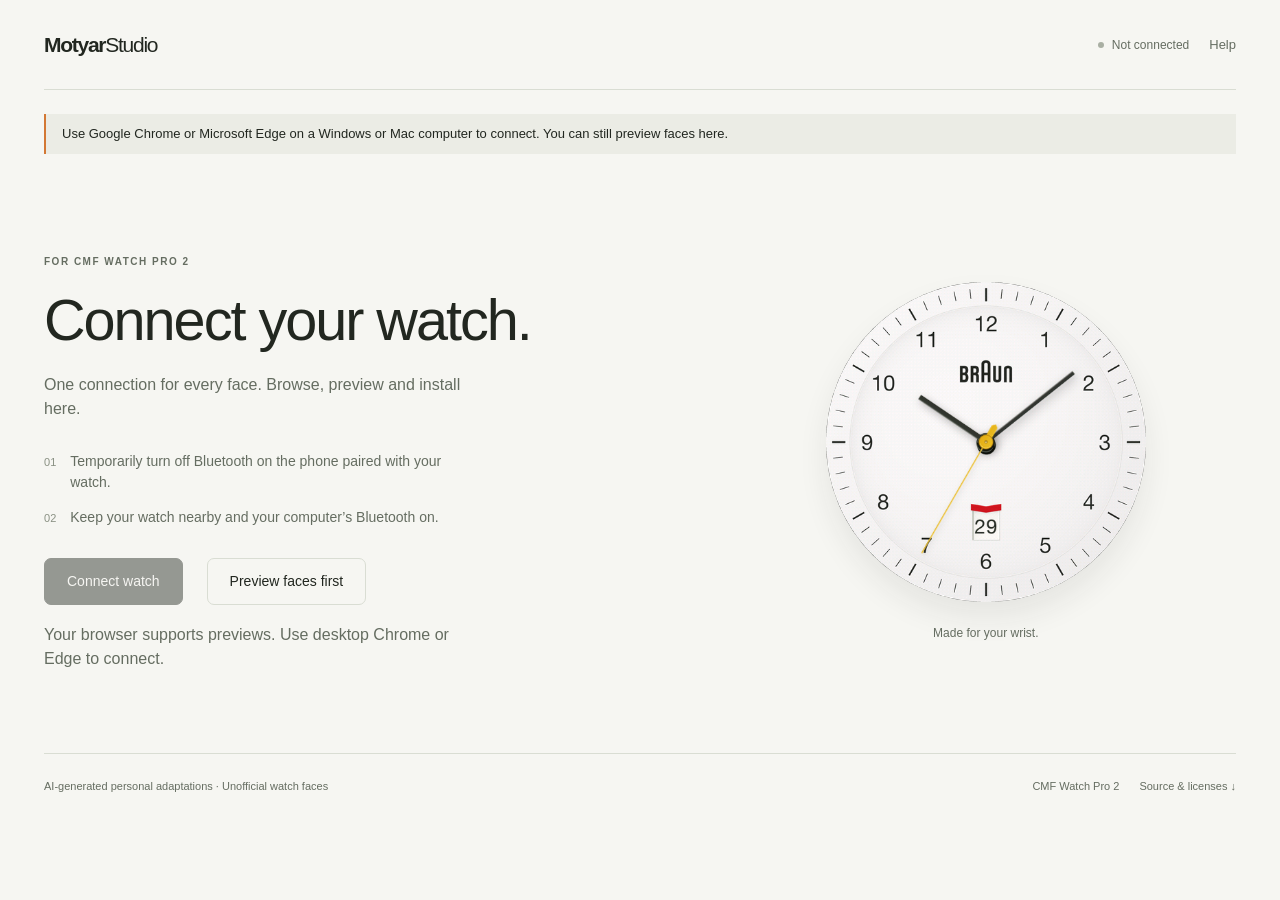
<file: index.html>
<!doctype html>
<html lang="en">
<head>
  <meta charset="utf-8">
  <meta name="viewport" content="width=device-width,initial-scale=1">
  <meta name="description" content="Connect your CMF Watch Pro 2 once, then preview and install watch faces in one place.">
  <title>MotyarStudio Watch Faces</title>
  <meta property="og:title" content="MotyarStudio Watch Faces">
  <meta property="og:description" content="Browse grouped CMF Watch Pro 2 faces and install them through Bluetooth in one page.">
  <link rel="stylesheet" href="styles.css?v=library-20261114">
</head>
<body data-connected="false">
<div class="shell">
  <header class="topbar">
    <div class="wordmark" aria-label="MotyarStudio"><strong>Motyar</strong><span>Studio</span></div>
    <div class="top-actions">
      <div class="connection-label" role="status"><span id="connection-label">Not connected</span></div>
      <button class="quiet" id="disconnect" type="button" hidden>Disconnect</button>
      <button class="quiet" id="help-open" type="button" aria-haspopup="dialog">Help</button>
    </div>
  </header>
  <main>
    <noscript><p class="noscript">Enable JavaScript to preview faces and connect your watch.</p></noscript>
    <aside id="browser-note" class="browser-note" hidden role="status"></aside>
    <section class="intro" id="connection-stage" aria-labelledby="connect-title">
      <div class="intro-copy">
        <div class="eyebrow">For CMF Watch Pro 2</div>
        <h1 id="connect-title">Connect your watch.</h1>
        <p>One connection for every face. Browse, preview and install here.</p>
        <ol class="setup">
          <li>Temporarily turn off Bluetooth on the phone paired with your watch.</li>
          <li>Keep your watch nearby and your computer’s Bluetooth on.</li>
        </ol>
        <div class="intro-actions">
          <button class="primary" id="connect" type="button" disabled>Connect watch</button>
          <button class="secondary" id="browse" type="button" disabled>Preview faces first</button>
        </div>
        <p class="connect-status" id="connect-status" aria-live="polite">Loading the collection…</p>
      </div>
      <figure class="intro-art" aria-label="Featured watch face">
        <img src="preview.png" alt="Braun Round watch face" width="466" height="466">
        <figcaption>Made for your wrist.</figcaption>
      </figure>
    </section>
    <section class="workspace" id="workspace" hidden aria-label="Choose and assign watch faces">
      <section class="library" aria-labelledby="workspace-title">
        <div class="library-head" id="library-top">
          <div><h1 id="workspace-title" tabindex="-1">Choose a face.</h1><span class="count" id="count" role="status"></span></div>
        </div>
        <nav class="filters" aria-label="Filter faces">
          <button type="button" data-filter="all" aria-pressed="true">All</button>
          <button type="button" data-filter="analog" aria-pressed="false">Analogue</button>
          <button type="button" data-filter="digital" aria-pressed="false">Digital</button>
          <button type="button" data-filter="photo" aria-pressed="false">Photographic</button>
        </nav>
        <div class="collections" id="faces" aria-label="Watch face groups"></div>
        <div class="empty" id="empty" hidden><p>No faces match these filters.</p><button class="quiet" id="reset-filter" type="button">Show all faces</button></div>
      </section>
      <aside class="preview-panel" id="preview-panel" aria-labelledby="face-title">
        <div class="preview-heading"><h2 id="face-title">Braun Round</h2><a class="quiet back-to-faces" href="#library-top">All faces ↑</a></div>
        <div class="watch">
          <img id="face-poster" src="preview.png" alt="Selected face preview" width="466" height="466">
          <canvas id="face" width="466" height="466" role="img" aria-label="Live watch face preview" hidden></canvas>
        </div>
        <p class="caption" id="caption">Loading native preview…</p>
        <div class="preview-controls"><button class="toggle" id="mode" type="button" aria-pressed="false">Always-on</button></div>
        <div class="assignment">
          <label class="slot" id="slot-label">Install destination
            <select id="slot" aria-describedby="slot-hint" disabled><option value="">Connect watch to load faces</option></select>
            <span class="hint" id="slot-hint" role="status">Connect your watch to load its faces.</span>
          </label>
          <button class="primary install" id="install" type="button" disabled>Install face</button>
          <p class="status" id="status" role="status">Connect your watch to install this face.</p>
          <button class="quiet" id="retry-face" type="button" hidden>Reload this face</button>
          <div class="progress-row" id="progress-row" hidden>
            <div class="progress-meta"><span>Transferring to watch</span><span id="progress-label">0%</span></div>
            <progress id="progress" max="100" value="0" aria-label="Watch face transfer"></progress>
          </div>
        </div>
        <details class="more">
          <summary>Details & files</summary>
          <p id="description"></p>
          <button class="toggle" id="reference" type="button" aria-pressed="false">Reference time</button>
          <div class="file-actions"><a id="download" href="braun-round.bin" download>Download face</a><a id="image-link" href="preview.png" target="_blank" rel="noopener">View image ↗</a></div>
          <div class="device-info" id="info">No watch connected.</div>
          <p id="verification" hidden></p>
        </details>
      </aside>
    </section>
  </main>
  <footer><span>AI-generated personal adaptations · Unofficial watch faces</span><div class="footer-links"><span>CMF Watch Pro 2</span><a href="downloads/MotyarStudio-Single-Page.zip" download>Source & licenses ↓</a></div></footer>
</div>
<dialog id="help-dialog" aria-labelledby="help-title">
  <div class="dialog-head"><h2 id="help-title">A little help.</h2><button class="close" id="help-close" type="button" aria-label="Close help">×</button></div>
  <p>Use desktop Chrome or Edge on Windows or Mac, with Bluetooth enabled.</p>
  <ol>
    <li>Release the watch’s phone connection, then select <strong>Connect watch</strong>. Confirm pairing on the watch if asked.</li>
    <li>Choose a design and an <strong>Install destination</strong>. Replace an existing face or explicitly add a new one if space is available.</li>
    <li>Select <strong>Install face</strong> and keep the watch nearby. You can install another design without reconnecting.</li>
    <li>When finished, disconnect here and turn your phone’s Bluetooth back on.</li>
  </ol>
  <h3>Watch or destination missing?</h3><p>Close other watch connections and keep the watch nearby. If its face list has not arrived, disconnect and reconnect. A full watch needs an existing face selected for replacement.</p>
  <h3>About the previews</h3><p>Installed faces use the watch’s clock and supported sensor readings. Browser weather and activity values are samples; connected battery readings are live. Weather icons are illustrative. Subdials show clock readings. Casio’s AMS marker is fixed to Amsterdam.</p>
  <h3>Your connection stays here</h3><p>Browsing, filtering, previews and this help keep the same connection. Reloading or closing the tab disconnects the watch. Installation history is stored in your browser.</p>
  <p style="margin-top:24px">Native format, renderer and Bluetooth client: <a href="https://github.com/freethinkel/fmc" target="_blank" rel="noreferrer">FMC ↗</a> · <a href="LICENSE" target="_blank" rel="noopener">AGPL-3.0 ↗</a></p>
</dialog>
<script type="module" src="start.js?v=radial-lite-window-v2"></script>
</body>
</html>
</file>
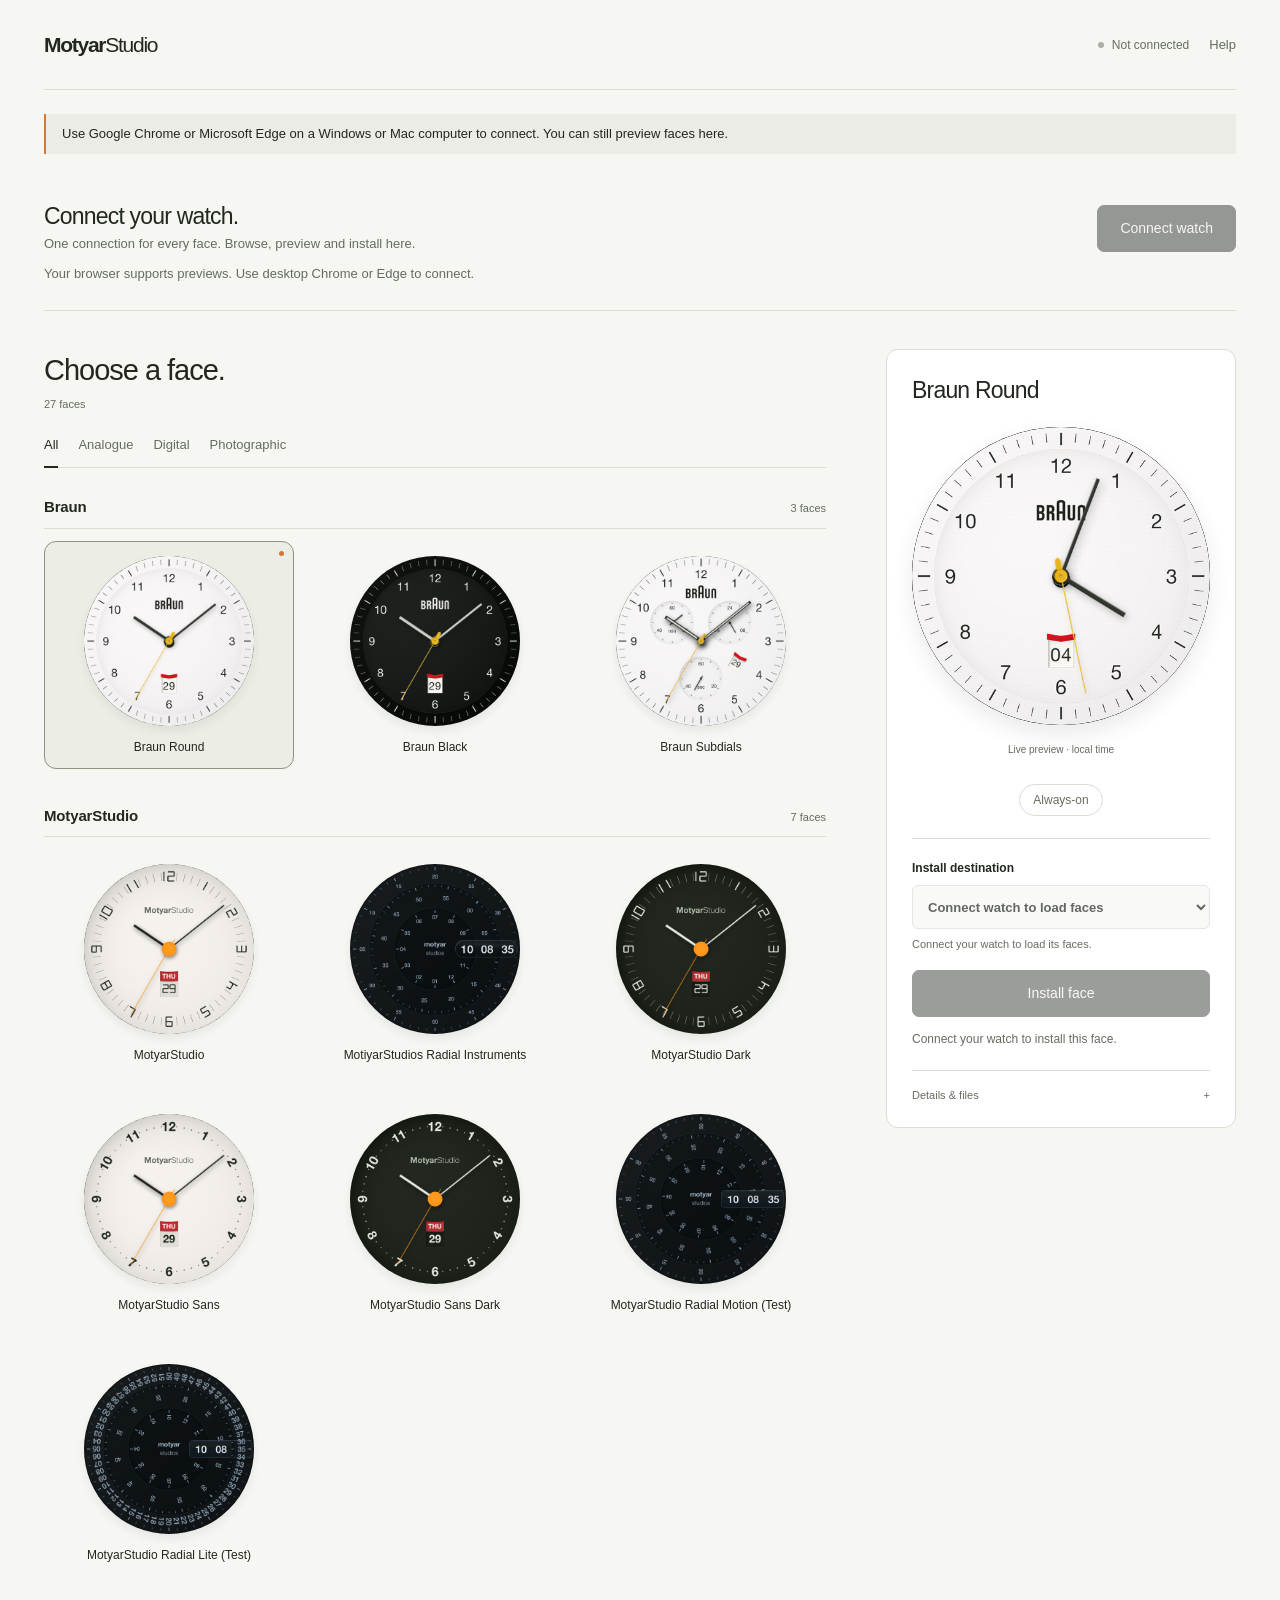
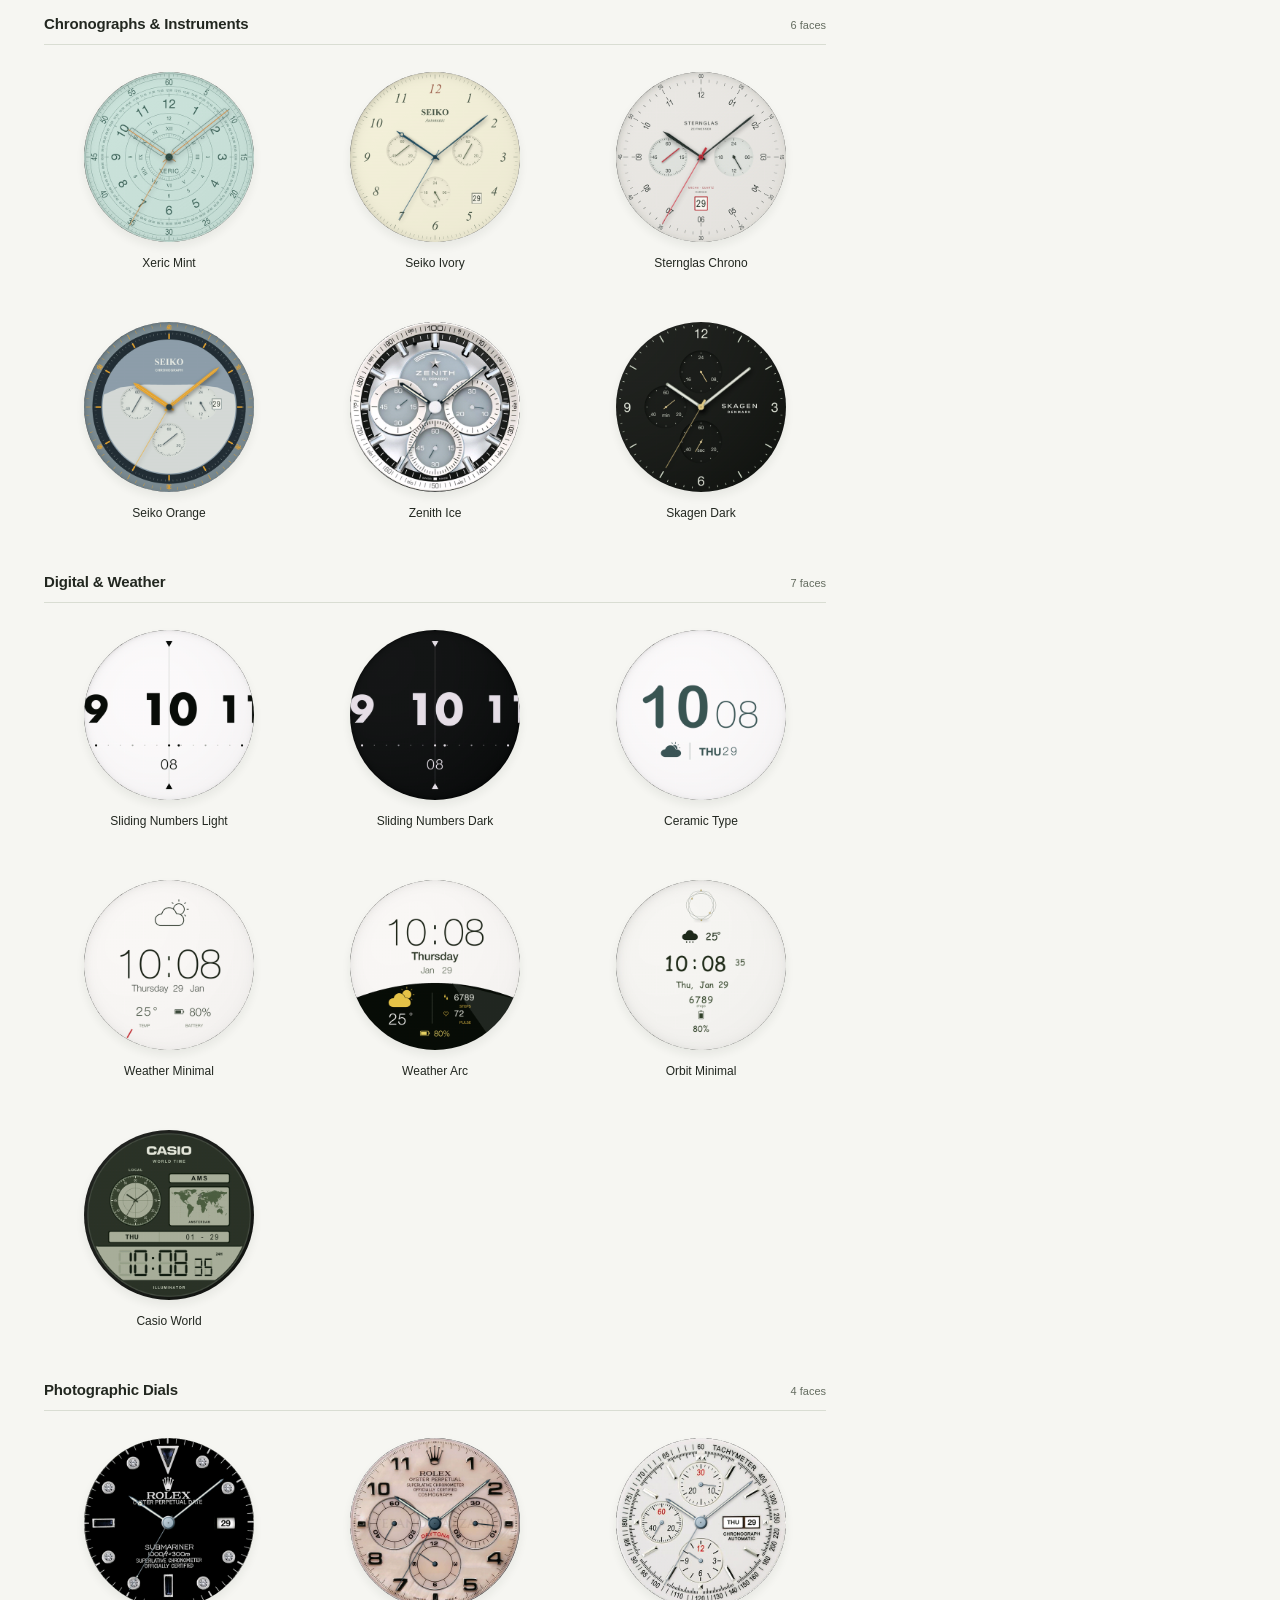
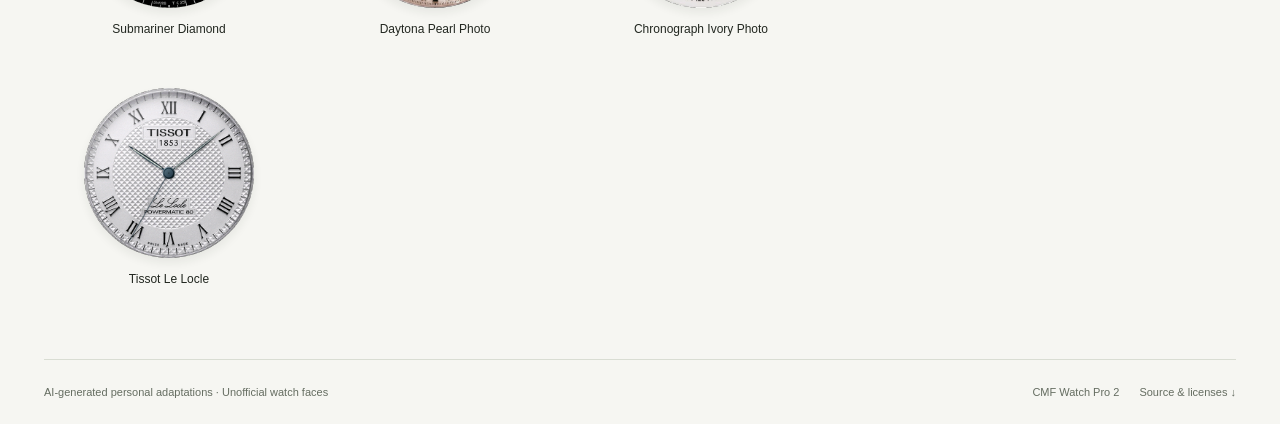
<file: review-photo-dials.html>
<!doctype html>
<html lang="en">
<head>
  <meta charset="utf-8">
  <meta name="viewport" content="width=device-width,initial-scale=1">
  <meta name="description" content="Connect your CMF Watch Pro 2 once, then preview and install watch faces in one place.">
  <title>MotyarStudio Watch Faces</title>
  <meta property="og:title" content="MotyarStudio Watch Faces">
  <meta property="og:description" content="Browse grouped CMF Watch Pro 2 faces and install them through Bluetooth in one page.">
  <link rel="stylesheet" href="styles.css?v=library-20261114">
</head>
<body data-connected="false" data-start-filter="photo">
<div class="shell">
  <header class="topbar">
    <div class="wordmark" aria-label="MotyarStudio"><strong>Motyar</strong><span>Studio</span></div>
    <div class="top-actions">
      <div class="connection-label" role="status"><span id="connection-label">Not connected</span></div>
      <button class="quiet" id="disconnect" type="button" hidden>Disconnect</button>
      <button class="quiet" id="help-open" type="button" aria-haspopup="dialog">Help</button>
    </div>
  </header>
  <main>
    <noscript><p class="noscript">Enable JavaScript to preview faces and connect your watch.</p></noscript>
    <aside id="browser-note" class="browser-note" hidden role="status"></aside>
    <section class="intro" id="connection-stage" aria-labelledby="connect-title">
      <div class="intro-copy">
        <div class="eyebrow">For CMF Watch Pro 2</div>
        <h1 id="connect-title">Connect your watch.</h1>
        <p>One connection for every face. Browse, preview and install here.</p>
        <ol class="setup">
          <li>Temporarily turn off Bluetooth on the phone paired with your watch.</li>
          <li>Keep your watch nearby and your computer’s Bluetooth on.</li>
        </ol>
        <div class="intro-actions">
          <button class="primary" id="connect" type="button" disabled>Connect watch</button>
          <button class="secondary" id="browse" type="button" disabled>Preview faces first</button>
        </div>
        <p class="connect-status" id="connect-status" aria-live="polite">Loading the collection…</p>
      </div>
      <figure class="intro-art" aria-label="Featured watch face">
        <img src="preview.png" alt="Braun Round watch face" width="466" height="466">
        <figcaption>Made for your wrist.</figcaption>
      </figure>
    </section>
    <section class="workspace" id="workspace" hidden aria-label="Choose and assign watch faces">
      <section class="library" aria-labelledby="workspace-title">
        <div class="library-head" id="library-top">
          <div><h1 id="workspace-title" tabindex="-1">Choose a face.</h1><span class="count" id="count" role="status"></span></div>
        </div>
        <nav class="filters" aria-label="Filter faces">
          <button type="button" data-filter="all" aria-pressed="true">All</button>
          <button type="button" data-filter="analog" aria-pressed="false">Analogue</button>
          <button type="button" data-filter="digital" aria-pressed="false">Digital</button>
          <button type="button" data-filter="photo" aria-pressed="false">Photographic</button>
        </nav>
        <div class="collections" id="faces" aria-label="Watch face groups"></div>
        <div class="empty" id="empty" hidden><p>No faces match these filters.</p><button class="quiet" id="reset-filter" type="button">Show all faces</button></div>
      </section>
      <aside class="preview-panel" id="preview-panel" aria-labelledby="face-title">
        <div class="preview-heading"><h2 id="face-title">Braun Round</h2><a class="quiet back-to-faces" href="#library-top">All faces ↑</a></div>
        <div class="watch">
          <img id="face-poster" src="preview.png" alt="Selected face preview" width="466" height="466">
          <canvas id="face" width="466" height="466" role="img" aria-label="Live watch face preview" hidden></canvas>
        </div>
        <p class="caption" id="caption">Loading native preview…</p>
        <div class="preview-controls"><button class="toggle" id="mode" type="button" aria-pressed="false">Always-on</button></div>
        <div class="assignment">
          <label class="slot" id="slot-label">Install destination
            <select id="slot" aria-describedby="slot-hint" disabled><option value="">Connect watch to load faces</option></select>
            <span class="hint" id="slot-hint" role="status">Connect your watch to load its faces.</span>
          </label>
          <button class="primary install" id="install" type="button" disabled>Install face</button>
          <p class="status" id="status" role="status">Connect your watch to install this face.</p>
          <button class="quiet" id="retry-face" type="button" hidden>Reload this face</button>
          <div class="progress-row" id="progress-row" hidden>
            <div class="progress-meta"><span>Transferring to watch</span><span id="progress-label">0%</span></div>
            <progress id="progress" max="100" value="0" aria-label="Watch face transfer"></progress>
          </div>
        </div>
        <details class="more">
          <summary>Details & files</summary>
          <p id="description"></p>
          <button class="toggle" id="reference" type="button" aria-pressed="false">Reference time</button>
          <div class="file-actions"><a id="download" href="braun-round.bin" download>Download face</a><a id="image-link" href="preview.png" target="_blank" rel="noopener">View image ↗</a></div>
          <div class="device-info" id="info">No watch connected.</div>
          <p id="verification" hidden></p>
        </details>
      </aside>
    </section>
  </main>
  <footer><span>AI-generated personal adaptations · Unofficial watch faces</span><div class="footer-links"><span>CMF Watch Pro 2</span><a href="downloads/MotyarStudio-Single-Page.zip" download>Source & licenses ↓</a></div></footer>
</div>
<dialog id="help-dialog" aria-labelledby="help-title">
  <div class="dialog-head"><h2 id="help-title">A little help.</h2><button class="close" id="help-close" type="button" aria-label="Close help">×</button></div>
  <p>Use desktop Chrome or Edge on Windows or Mac, with Bluetooth enabled.</p>
  <ol>
    <li>Release the watch’s phone connection, then select <strong>Connect watch</strong>. Confirm pairing on the watch if asked.</li>
    <li>Choose a design and an <strong>Install destination</strong>. Replace an existing face or explicitly add a new one if space is available.</li>
    <li>Select <strong>Install face</strong> and keep the watch nearby. You can install another design without reconnecting.</li>
    <li>When finished, disconnect here and turn your phone’s Bluetooth back on.</li>
  </ol>
  <h3>Watch or destination missing?</h3><p>Close other watch connections and keep the watch nearby. If its face list has not arrived, disconnect and reconnect. A full watch needs an existing face selected for replacement.</p>
  <h3>About the previews</h3><p>Installed faces use the watch’s clock and supported sensor readings. Browser weather and activity values are samples; connected battery readings are live. Weather icons are illustrative. Subdials show clock readings. Casio’s AMS marker is fixed to Amsterdam.</p>
  <h3>Your connection stays here</h3><p>Browsing, filtering, previews and this help keep the same connection. Reloading or closing the tab disconnects the watch. Installation history is stored in your browser.</p>
  <p style="margin-top:24px">Native format, renderer and Bluetooth client: <a href="https://github.com/freethinkel/fmc" target="_blank" rel="noreferrer">FMC ↗</a> · <a href="LICENSE" target="_blank" rel="noopener">AGPL-3.0 ↗</a></p>
</dialog>
<script type="module" src="start.js?v=radial-lite-window-v2"></script>
</body>
</html>
</file>
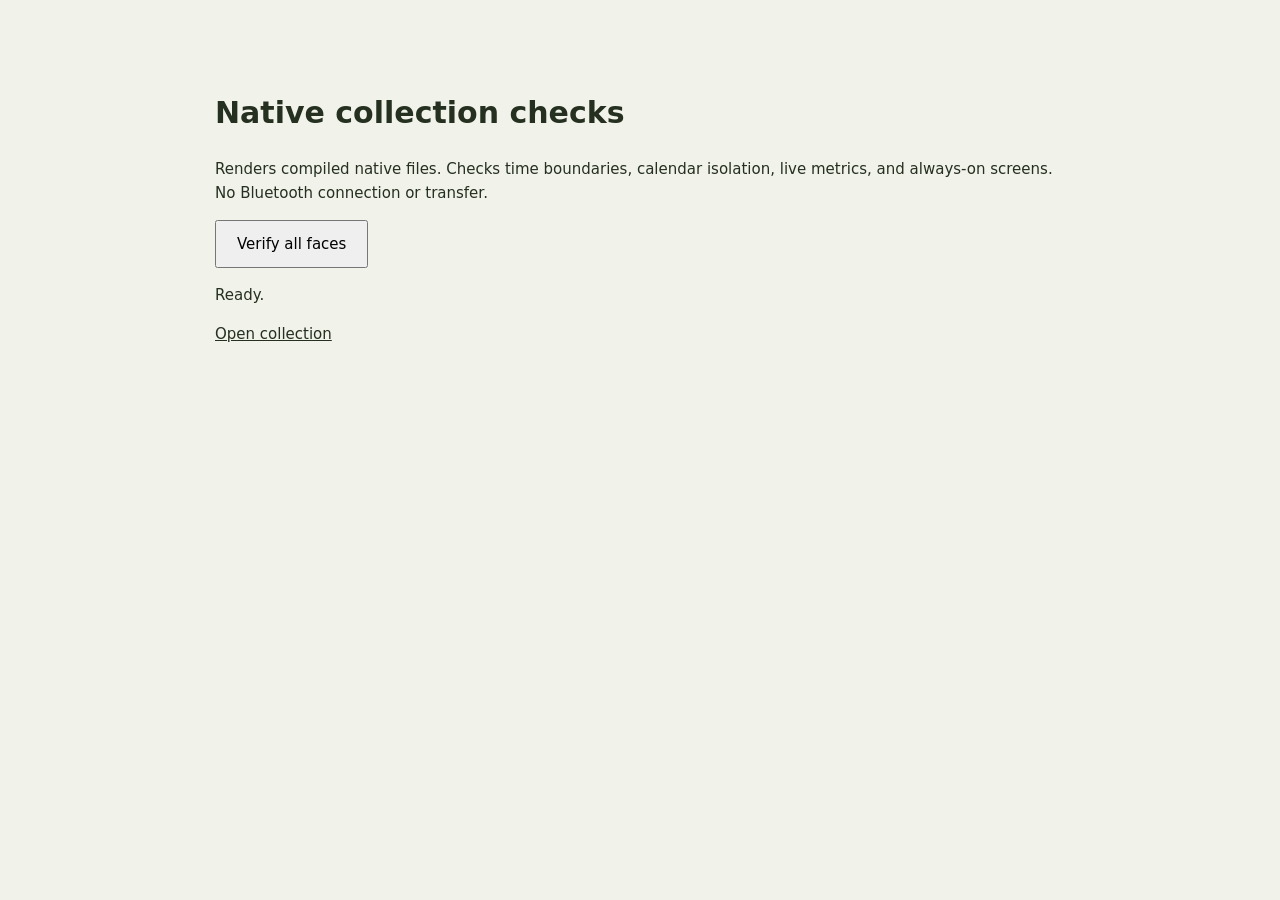
<file: verify-collection.html>
<!doctype html><html lang="en"><meta charset="utf-8"><meta name="viewport" content="width=device-width,initial-scale=1"><title>Native collection checks</title>
<style>body{font:15px/1.6 system-ui;max-width:850px;margin:45px auto;padding:24px;background:#f1f2ea;color:#253020}button{font:inherit;padding:10px 20px}li{padding:5px 0}.pass{color:#296223}.fail{color:#b02525}a{color:inherit}</style>
<h1>Native collection checks</h1><p>Renders compiled native files. Checks time boundaries, calendar isolation, live metrics, and always-on screens. No Bluetooth connection or transfer.</p><button id="run" disabled>Verify all faces</button><p id="status" role="status">Ready.</p><ol id="results"></ol><p><a href="collection.html">Open collection</a></p>
<script type="module">
import {parseBin,assertFlashable} from './engine/editor/core/format/bin.js';
import {decodePixels} from './engine/editor/core/format/pixels-codec.js';
import {fromLegacy} from './engine/editor/core/document/doc.js';
import {verifyNativeRendering} from './native-verification.js?v=radial-lite-window-v2';
async function runVerification(){
  const button=document.querySelector('#run'),status=document.querySelector('#status'),results=document.querySelector('#results');button.disabled=true;results.replaceChildren();let passed=0,failed=0;
  const allVariants=await(await fetch('variants.json',{cache:'no-store'})).json();
  const family=new URLSearchParams(location.search).get('family');
  const motyarThemes=new Set(['bai-clock','motyarstudio-dark','motyarstudio-sans','motyarstudio-sans-dark','radial-dark']);
  const variants=allVariants.filter(v=>family==='photos'?v.theme.startsWith('photo-'):family==='radial-lite'?v.theme==='radial-lite':family==='native-radial'?v.theme==='radial-native':family==='motyar'?motyarThemes.has(v.theme)||['radial-native','radial-lite'].includes(v.theme):family==='sliding'?v.theme.startsWith('sliding-'):true);
  for(const variant of variants){
    status.textContent=`Checking ${variant.name}…`;const row=document.createElement('li');results.append(row);const cache=new Map();
    try{
      const bytes=new Uint8Array(await(await fetch(variant.filename,{cache:'no-store'})).arrayBuffer()),digest=Array.from(new Uint8Array(await crypto.subtle.digest('SHA-256',bytes)),n=>n.toString(16).padStart(2,'0')).join('');
      if(digest!==variant.sha256)throw Error('SHA-256 mismatch');assertFlashable(bytes);const {doc}=fromLegacy(parseBin(bytes));
      for(const [id,asset] of doc.images){const px=decodePixels(asset);cache.set(id,{bitmap:await createImageBitmap(new ImageData(px,asset.w,asset.h))});}
      await verifyNativeRendering(variant,doc,{assets:doc.images,cache});row.textContent=variant.name+' — passed';row.className='pass';passed++;
    }catch(e){row.textContent=variant.name+' — '+e.message;row.className='fail';failed++;}
    finally{for(const item of cache.values())item.bitmap.close();}
  }
  status.textContent=`Completed: ${passed} passed, ${failed} failed.`;button.disabled=false;
}
document.querySelector('#run').addEventListener('click',runVerification);
document.querySelector('#run').disabled=false;
if(new URLSearchParams(location.search).has('autorun'))runVerification();
</script></html>
</file>
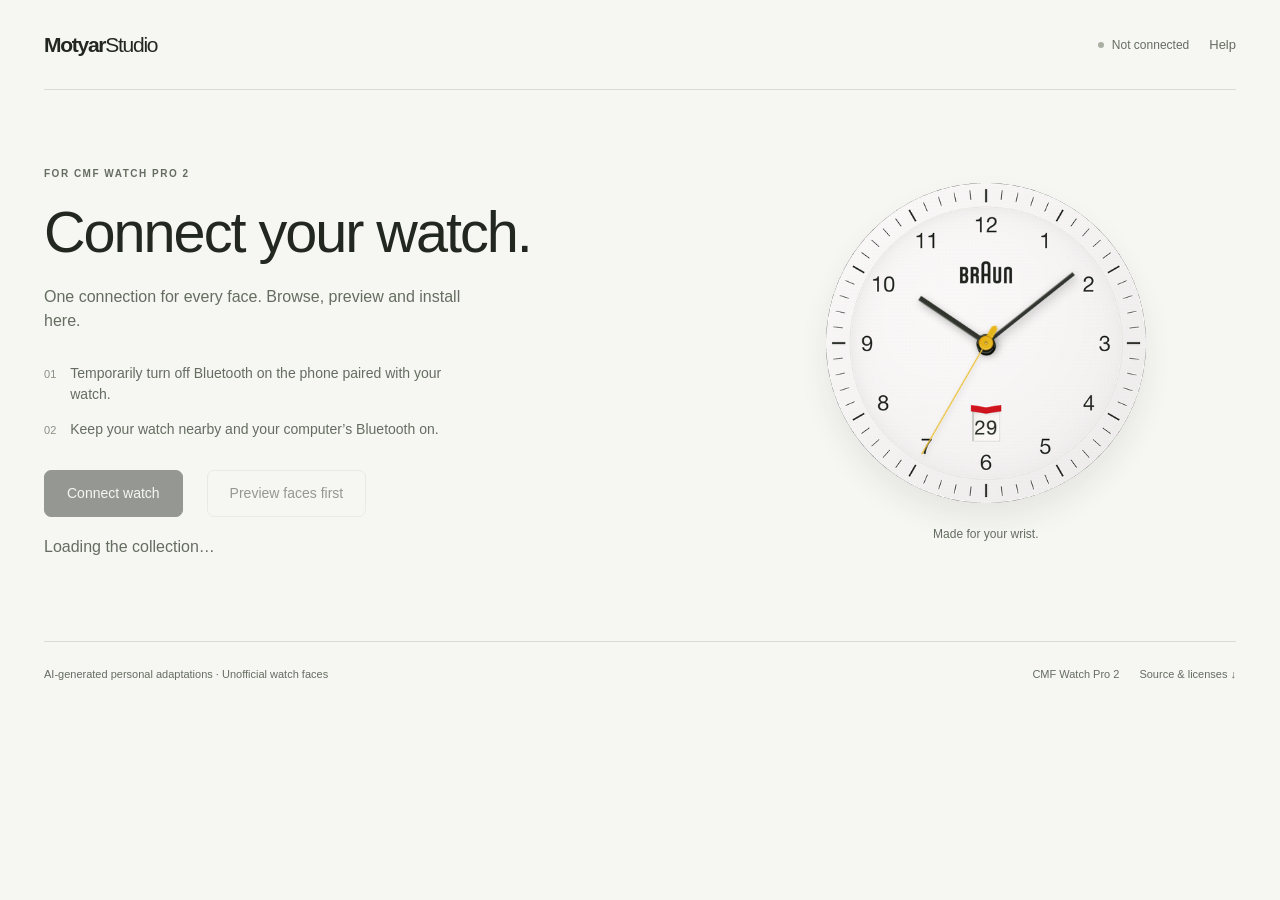
<file: tests/flow-frame.html>
<!doctype html>
<html lang="en">
<head>
  <base href="../">
  <meta charset="utf-8">
  <meta name="viewport" content="width=device-width,initial-scale=1">
  <meta name="description" content="Connect your CMF Watch Pro 2 once, then preview and install watch faces in one place.">
  <title>MotyarStudio Watch Faces</title>
  <meta property="og:title" content="MotyarStudio Watch Faces">
  <meta property="og:description" content="Browse grouped CMF Watch Pro 2 faces and install them through Bluetooth in one page.">
  <link rel="stylesheet" href="styles.css?v=library-20261114">
</head>
<body data-connected="false">
<div class="shell">
  <header class="topbar">
    <div class="wordmark" aria-label="MotyarStudio"><strong>Motyar</strong><span>Studio</span></div>
    <div class="top-actions">
      <div class="connection-label" role="status"><span id="connection-label">Not connected</span></div>
      <button class="quiet" id="disconnect" type="button" hidden>Disconnect</button>
      <button class="quiet" id="help-open" type="button" aria-haspopup="dialog">Help</button>
    </div>
  </header>
  <main>
    <noscript><p class="noscript">Enable JavaScript to preview faces and connect your watch.</p></noscript>
    <aside id="browser-note" class="browser-note" hidden role="status"></aside>
    <section class="intro" id="connection-stage" aria-labelledby="connect-title">
      <div class="intro-copy">
        <div class="eyebrow">For CMF Watch Pro 2</div>
        <h1 id="connect-title">Connect your watch.</h1>
        <p>One connection for every face. Browse, preview and install here.</p>
        <ol class="setup">
          <li>Temporarily turn off Bluetooth on the phone paired with your watch.</li>
          <li>Keep your watch nearby and your computer’s Bluetooth on.</li>
        </ol>
        <div class="intro-actions">
          <button class="primary" id="connect" type="button" disabled>Connect watch</button>
          <button class="secondary" id="browse" type="button" disabled>Preview faces first</button>
        </div>
        <p class="connect-status" id="connect-status" aria-live="polite">Loading the collection…</p>
      </div>
      <figure class="intro-art" aria-label="Featured watch face">
        <img src="preview.png" alt="Braun Round watch face" width="466" height="466">
        <figcaption>Made for your wrist.</figcaption>
      </figure>
    </section>
    <section class="workspace" id="workspace" hidden aria-label="Choose and assign watch faces">
      <section class="library" aria-labelledby="workspace-title">
        <div class="library-head" id="library-top">
          <div><h1 id="workspace-title" tabindex="-1">Choose a face.</h1><span class="count" id="count" role="status"></span></div>
        </div>
        <nav class="filters" aria-label="Filter faces">
          <button type="button" data-filter="all" aria-pressed="true">All</button>
          <button type="button" data-filter="analog" aria-pressed="false">Analogue</button>
          <button type="button" data-filter="digital" aria-pressed="false">Digital</button>
          <button type="button" data-filter="photo" aria-pressed="false">Photographic</button>
        </nav>
        <div class="collections" id="faces" aria-label="Watch face groups"></div>
        <div class="empty" id="empty" hidden><p>No faces match these filters.</p><button class="quiet" id="reset-filter" type="button">Show all faces</button></div>
      </section>
      <aside class="preview-panel" id="preview-panel" aria-labelledby="face-title">
        <div class="preview-heading"><h2 id="face-title">Braun Round</h2><a class="quiet back-to-faces" href="#library-top">All faces ↑</a></div>
        <div class="watch">
          <img id="face-poster" src="preview.png" alt="Selected face preview" width="466" height="466">
          <canvas id="face" width="466" height="466" role="img" aria-label="Live watch face preview" hidden></canvas>
        </div>
        <p class="caption" id="caption">Loading native preview…</p>
        <div class="preview-controls"><button class="toggle" id="mode" type="button" aria-pressed="false">Always-on</button></div>
        <div class="assignment">
          <label class="slot" id="slot-label">Install destination
            <select id="slot" aria-describedby="slot-hint" disabled><option value="">Connect watch to load faces</option></select>
            <span class="hint" id="slot-hint" role="status">Connect your watch to load its faces.</span>
          </label>
          <button class="primary install" id="install" type="button" disabled>Install face</button>
          <p class="status" id="status" role="status">Connect your watch to install this face.</p>
          <button class="quiet" id="retry-face" type="button" hidden>Reload this face</button>
          <div class="progress-row" id="progress-row" hidden>
            <div class="progress-meta"><span>Transferring to watch</span><span id="progress-label">0%</span></div>
            <progress id="progress" max="100" value="0" aria-label="Watch face transfer"></progress>
          </div>
        </div>
        <details class="more">
          <summary>Details & files</summary>
          <p id="description"></p>
          <button class="toggle" id="reference" type="button" aria-pressed="false">Reference time</button>
          <div class="file-actions"><a id="download" href="braun-round.bin" download>Download face</a><a id="image-link" href="preview.png" target="_blank" rel="noopener">View image ↗</a></div>
          <div class="device-info" id="info">No watch connected.</div>
          <p id="verification" hidden></p>
        </details>
      </aside>
    </section>
  </main>
  <footer><span>AI-generated personal adaptations · Unofficial watch faces</span><div class="footer-links"><span>CMF Watch Pro 2</span><a href="downloads/MotyarStudio-Single-Page.zip" download>Source & licenses ↓</a></div></footer>
</div>
<dialog id="help-dialog" aria-labelledby="help-title">
  <div class="dialog-head"><h2 id="help-title">A little help.</h2><button class="close" id="help-close" type="button" aria-label="Close help">×</button></div>
  <p>Use desktop Chrome or Edge on Windows or Mac, with Bluetooth enabled.</p>
  <ol>
    <li>Release the watch’s phone connection, then select <strong>Connect watch</strong>. Confirm pairing on the watch if asked.</li>
    <li>Choose a design and an <strong>Install destination</strong>. Replace an existing face or explicitly add a new one if space is available.</li>
    <li>Select <strong>Install face</strong> and keep the watch nearby. You can install another design without reconnecting.</li>
    <li>When finished, disconnect here and turn your phone’s Bluetooth back on.</li>
  </ol>
  <h3>Watch or destination missing?</h3><p>Close other watch connections and keep the watch nearby. If its face list has not arrived, disconnect and reconnect. A full watch needs an existing face selected for replacement.</p>
  <h3>About the previews</h3><p>Installed faces use the watch’s clock and supported sensor readings. Browser weather and activity values are samples; connected battery readings are live. Weather icons are illustrative. Subdials show clock readings. Casio’s AMS marker is fixed to Amsterdam.</p>
  <h3>Your connection stays here</h3><p>Browsing, filtering, previews and this help keep the same connection. Reloading or closing the tab disconnects the watch. Installation history is stored in your browser.</p>
  <p style="margin-top:24px">Native format, renderer and Bluetooth client: <a href="https://github.com/freethinkel/fmc" target="_blank" rel="noreferrer">FMC ↗</a> · <a href="LICENSE" target="_blank" rel="noopener">AGPL-3.0 ↗</a></p>
</dialog>
<!-- Mounted with an isolated watch by flow.html. -->
</body>
</html>
</file>
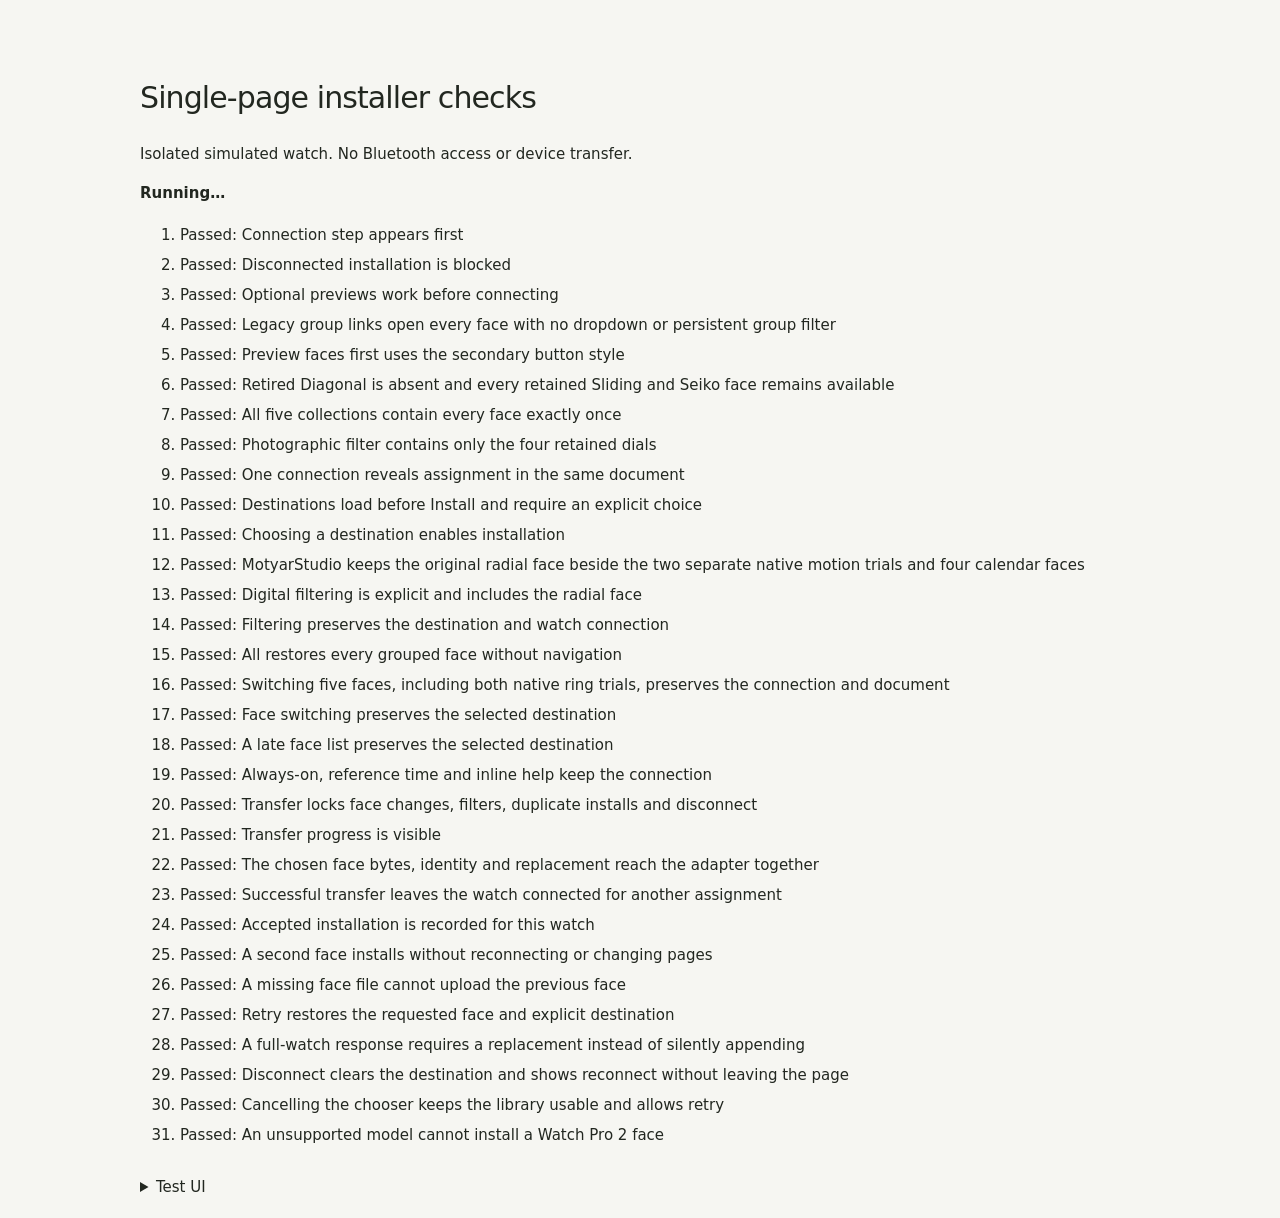
<file: tests/flow.html>
<!doctype html><html lang="en"><meta charset="utf-8"><meta name="viewport" content="width=device-width,initial-scale=1"><title>Single-page installer checks</title>
<style>body{font:15px/1.6 system-ui;max-width:1000px;margin:30px auto;padding:24px;background:#f6f6f2;color:#222720}h1{font-weight:500;letter-spacing:-.03em}li{padding:3px 0}iframe{width:100%;height:650px;border:1px solid #d9ddd3;border-radius:12px}#outcome{font-weight:600}details{margin:25px 0}</style>
<h1>Single-page installer checks</h1><p>Isolated simulated watch. No Bluetooth access or device transfer.</p><p id="outcome" role="status">Running…</p><ol id="results"></ol><details><summary>Test UI</summary><iframe id="fixture" title="Installer under test"></iframe></details>
<script type="module" src="flow-tests.js"></script></html>
</file>
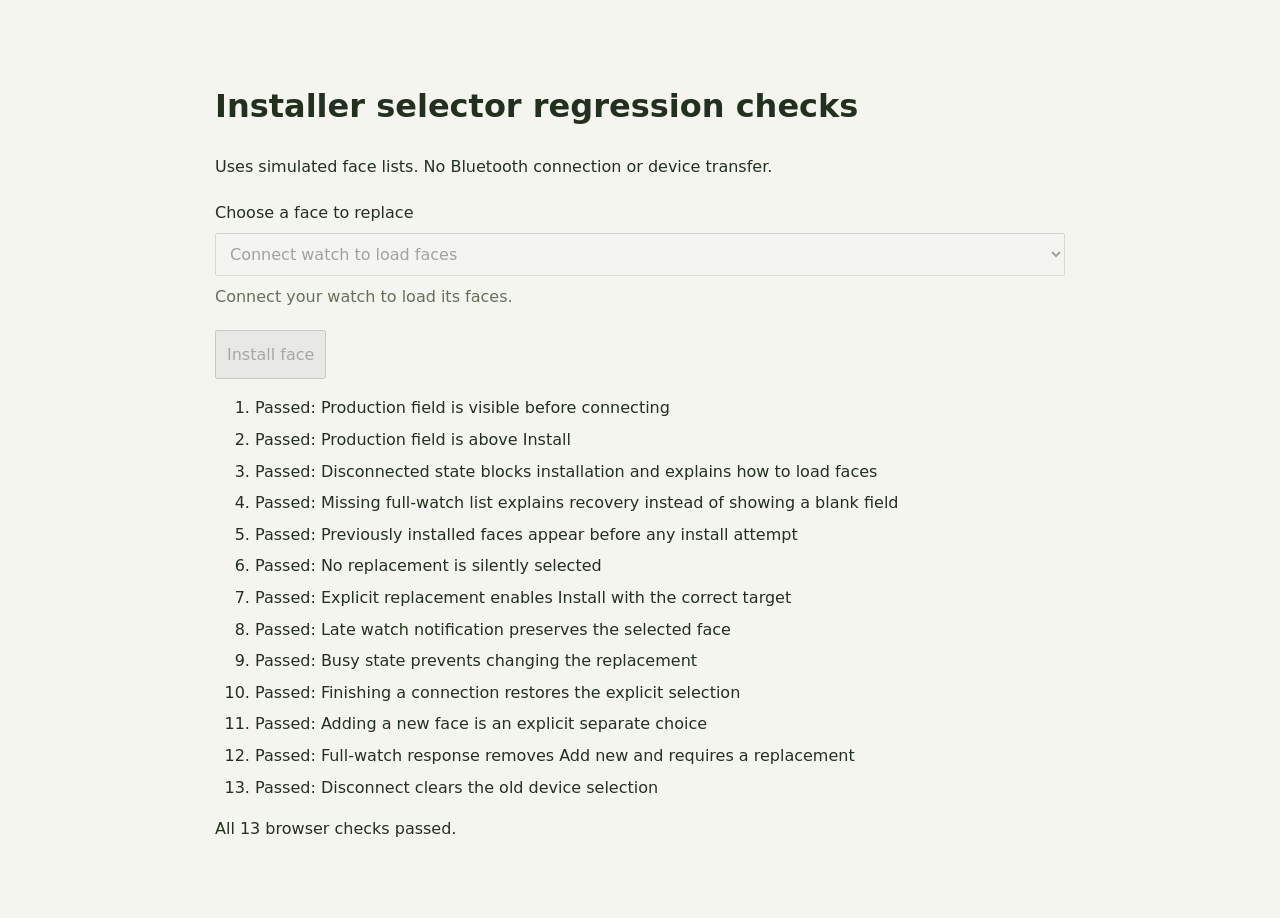
<file: tests/selector.html>
<!doctype html><html lang="en"><meta charset="utf-8"><title>Installer selector regression checks</title>
<style>body{font:16px/1.6 system-ui;max-width:850px;margin:40px auto;padding:20px;background:#f4f5ee;color:#24301f}label{display:grid;gap:8px;margin:20px 0}select,button{font:inherit;padding:10px}#hint{color:#65705a}li{margin:6px 0}</style>
<h1>Installer selector regression checks</h1><p>Uses simulated face lists. No Bluetooth connection or device transfer.</p>
<label>Choose a face to replace<select id="slot"></select><span id="hint"></span></label><button id="install" disabled>Install face</button>
<ol id="results"></ol><p id="outcome" role="status">Running…</p>
<script type="module">
import {createFaceSelector} from '../face-slots.js';
const select=document.querySelector('#slot'),hint=document.querySelector('#hint'),install=document.querySelector('#install');
const rows=document.querySelector('#results');let count=0,selector;
const check=(ok,name)=>{if(!ok)throw Error(name);const li=document.createElement('li');li.textContent='Passed: '+name;rows.append(li);count++;};
selector=createFaceSelector({select,hint,onChange:()=>{install.disabled=selector?.target()==null;}});
try{
  const source=new DOMParser().parseFromString(await (await fetch('../install.html')).text(),'text/html');
  const sourceSelect=source.querySelector('#slot'),sourceInstall=source.querySelector('#install');
  check(!source.querySelector('#slot-label').hidden,'Production field is visible before connecting');
  check(Boolean(sourceSelect.compareDocumentPosition(sourceInstall)&Node.DOCUMENT_POSITION_FOLLOWING),'Production field is above Install');
  check(select.disabled&&install.disabled,'Disconnected state blocks installation and explains how to load faces');
  selector.update({connected:true,choices:[],full:true});
  check(install.disabled&&hint.textContent.includes('reconnect'),'Missing full-watch list explains recovery instead of showing a blank field');
  selector.update({choices:[{id:12345,name:'Braun Round',confirmed:false},{id:23456,name:'Braun Black',confirmed:false}]});
  check(select.options.length===3&&!select.disabled,'Previously installed faces appear before any install attempt');
  check(install.disabled,'No replacement is silently selected');
  select.value='12345';select.dispatchEvent(new Event('change'));
  check(selector.target()===12345&&!install.disabled,'Explicit replacement enables Install with the correct target');
  selector.update({choices:[{id:280,name:'Factory',confirmed:true},{id:12345,name:'Braun Round',confirmed:true},{id:23456,name:'Braun Black',confirmed:false}]});
  check(select.value==='12345'&&!install.disabled,'Late watch notification preserves the selected face');
  selector.update({busy:true});check(select.disabled&&install.disabled,'Busy state prevents changing the replacement');
  selector.update({busy:false});check(!select.disabled&&!install.disabled,'Finishing a connection restores the explicit selection');
  selector.update({full:false});select.value='new';select.dispatchEvent(new Event('change'));
  check(selector.target()===0&&!install.disabled,'Adding a new face is an explicit separate choice');
  selector.update({full:true});check(select.value===''&&install.disabled,'Full-watch response removes Add new and requires a replacement');
  selector.update({connected:false});check(select.disabled&&install.disabled&&select.value==='','Disconnect clears the old device selection');
  document.querySelector('#outcome').textContent=`All ${count} browser checks passed.`;
}catch(e){document.querySelector('#outcome').textContent='FAILED: '+e.message;throw e;}
</script></html>
</file>
<file: styles.css>
:root{color-scheme:light;--paper:#f6f6f2;--ink:#222720;--muted:#656d61;--line:#d9ddd3;--accent:#d37834;--panel:#fff;--radius:12px}
*{box-sizing:border-box}body{margin:0;background:var(--paper);color:var(--ink);font:15px/1.5 -apple-system,BlinkMacSystemFont,"Helvetica Neue",sans-serif}button,select,a{-webkit-tap-highlight-color:transparent}button,select{font:inherit;color:inherit}button,a,select,summary{touch-action:manipulation}button{cursor:pointer}button:disabled{cursor:default;opacity:.45}button,a,select,summary{outline-offset:4px}button:focus-visible,a:focus-visible,select:focus-visible,summary:focus-visible{outline:2px solid var(--accent)}[hidden]{display:none!important}a{color:inherit}h1,h2,p{margin:0}h1,h2{font-weight:500;letter-spacing:-.035em}p{color:var(--muted)}.shell{max-width:1320px;margin:auto;padding:0 44px}.topbar{min-height:90px;display:flex;align-items:center;justify-content:space-between;border-bottom:1px solid var(--line);gap:20px}.wordmark{font-size:21px;letter-spacing:-.06em;white-space:nowrap}.wordmark strong{font-weight:750}.wordmark span{font-weight:350}.top-actions{display:flex;gap:20px;align-items:center}.connection-label{display:flex;align-items:center;gap:8px;color:var(--muted);font-size:12px}.connection-label:before{content:"";height:6px;width:6px;background:#a9afa3;border-radius:50%}body[data-connected=true] .connection-label:before{background:#668b54}.quiet{border:0;background:none;padding:7px 0;color:var(--muted);font-size:13px;text-decoration:none}.quiet:hover{color:var(--ink)}.primary,.secondary{border:1px solid var(--ink);background:var(--ink);color:var(--paper);padding:12px 22px;border-radius:7px;font-size:14px;font-weight:500;min-height:46px}.primary:not(:disabled):hover{background:#41483b}.secondary{background:none;color:var(--ink);border-color:var(--line)}.secondary:hover{border-color:var(--ink)}.intro{display:grid;grid-template-columns:1.1fr .9fr;align-items:center;gap:80px;padding:76px 0 82px}.eyebrow{font-size:10px;font-weight:550;letter-spacing:.15em;text-transform:uppercase;color:var(--muted);margin-bottom:20px}.intro h1{font-size:clamp(38px,4.5vw,60px);line-height:1.08;max-width:530px;margin-bottom:22px}.intro-copy>p{font-size:16px;max-width:420px}.setup{list-style:none;padding:0;margin:30px 0;color:var(--muted);counter-reset:setup}.setup li{counter-increment:setup;display:flex;gap:14px;max-width:440px;margin:14px 0;font-size:14px}.setup li:before{content:"0" counter(setup);font-size:11px;color:#8a9184;padding-top:3px}.intro-actions{display:flex;align-items:center;gap:24px;flex-wrap:wrap}.intro-art{text-align:center}.intro-art img{display:block;width:min(100%,320px);height:auto;aspect-ratio:1;border-radius:50%;margin:0 auto 22px;box-shadow:0 16px 30px #22272014}.intro-art figcaption{font-size:12px;color:var(--muted)}.connect-status{font-size:13px;max-width:560px;margin-top:18px;min-height:20px}.connect-status[data-error=true],.status[data-error=true]{color:#9c3f30}.browser-note{font-size:13px;border-left:2px solid var(--accent);padding:10px 16px;margin:24px 0;background:#ebece5}.intro.compact{display:block;padding:26px 0;border-bottom:1px solid var(--line)}.intro.compact .eyebrow,.intro.compact .setup,.intro.compact .intro-art,.intro.compact #browse{display:none}.intro.compact h1{font-size:23px;margin-bottom:6px}.intro.compact .intro-copy{display:grid;grid-template-columns:1fr auto;column-gap:30px;align-items:center}.intro.compact .intro-copy>p{font-size:13px;grid-column:1;max-width:none}.intro.compact .intro-actions{grid-column:2;grid-row:1/3}.intro.compact .connect-status{grid-column:1/-1;margin-top:10px}.workspace{display:grid;grid-template-columns:minmax(0,1fr) 350px;align-items:start;gap:60px;padding:38px 0 58px}.library-head{display:flex;align-items:baseline;justify-content:space-between;gap:20px;margin-bottom:22px}.library-head h1{font-size:29px}.count{font-size:12px;color:var(--muted)}.filters{display:flex;flex-wrap:wrap;gap:20px;border-bottom:1px solid var(--line);margin-bottom:28px}.filters button{border:0;border-bottom:2px solid transparent;background:none;padding:0 0 12px;font-size:13px;color:var(--muted);margin-bottom:-1px}.filters button[aria-pressed=true]{border-color:var(--ink);color:var(--ink)}.faces{display:grid;grid-template-columns:repeat(3,minmax(0,1fr));gap:22px 16px}.face-card{position:relative;min-width:0;border:1px solid transparent;border-radius:var(--radius);background:transparent;padding:14px 10px 12px;color:var(--ink);text-align:center}.face-card:hover{background:#eaece4}.face-card[aria-pressed=true]{border-color:#8b9483;background:#eceee6}.face-card img{display:block;width:100%;max-width:170px;height:auto;aspect-ratio:1;border-radius:50%;margin:0 auto 13px;box-shadow:0 5px 10px #22272012}.face-card span{font-size:12px;display:block;line-height:1.4}.face-card[aria-pressed=true]:after{content:"";position:absolute;top:9px;right:9px;width:5px;height:5px;border-radius:50%;background:var(--accent)}.empty{padding:36px 0;color:var(--muted);font-size:14px}.preview-panel{position:sticky;top:24px;background:var(--panel);padding:27px 25px 24px;border:1px solid var(--line);border-radius:var(--radius);scroll-margin-top:18px}.preview-heading{display:flex;align-items:center;justify-content:space-between;gap:10px;margin-bottom:23px}.preview-heading h2{font-size:23px;line-height:1.2}.back-to-faces{display:none}.watch{position:relative;width:100%;aspect-ratio:1;max-width:300px;margin:0 auto}.watch canvas,.watch img{display:block;width:100%;height:100%;border-radius:50%;background:#000;box-shadow:0 10px 22px #22272018}.caption{font-size:10px;color:var(--muted);text-align:center;line-height:1.5;min-height:30px;margin:17px 0 12px}.preview-controls{display:flex;justify-content:center;margin-bottom:22px}.toggle{font-size:12px;border:1px solid var(--line);border-radius:20px;background:none;padding:6px 13px;color:var(--muted)}.toggle[aria-pressed=true]{background:var(--ink);border-color:var(--ink);color:var(--paper)}.assignment{border-top:1px solid var(--line);padding-top:20px}.slot{display:grid;gap:8px;font-size:12px;font-weight:550;margin:0 0 17px}select{width:100%;min-height:44px;font-size:13px;background:#f7f8f4;border:1px solid var(--line);border-radius:6px;padding:10px 30px 10px 11px;text-overflow:ellipsis}.hint{color:var(--muted);font-size:11px;font-weight:400;line-height:1.45}.install{width:100%}.status{color:var(--muted);font-size:12px;line-height:1.6;margin-top:13px;overflow-wrap:anywhere}.progress-row{margin-top:16px;font-size:12px}.progress-meta{display:flex;justify-content:space-between;color:var(--muted);margin-bottom:5px}progress{display:block;width:100%;height:5px;border:0;border-radius:4px;accent-color:var(--accent)}progress::-webkit-progress-bar{background:#e6e9e0;border-radius:4px}progress::-webkit-progress-value{background:var(--accent);border-radius:4px}.more{border-top:1px solid var(--line);padding-top:16px;margin-top:20px;color:var(--muted);font-size:11px}.more summary{cursor:pointer;list-style:none}.more summary:after{content:"+";float:right}.more[open] summary:after{content:"−"}.more p{font-size:12px;margin:14px 0}.file-actions{display:flex;flex-wrap:wrap;gap:14px;margin:14px 0}.file-actions a{font-size:12px}.device-info{white-space:pre-line;font-size:11px;color:var(--muted);margin-top:14px}footer{display:flex;justify-content:space-between;gap:25px;padding:24px 0;border-top:1px solid var(--line);font-size:11px;color:var(--muted)}footer a{text-decoration:none}footer a:hover{text-decoration:underline}.footer-links{display:flex;gap:20px}dialog{width:min(540px,calc(100% - 36px));max-height:85vh;border:1px solid var(--line);padding:30px;border-radius:14px;color:var(--ink);background:var(--paper)}dialog::backdrop{background:#20271e55;backdrop-filter:blur(3px)}.dialog-head{display:flex;justify-content:space-between;align-items:center;gap:25px;margin-bottom:24px}.dialog-head h2{font-size:26px}dialog p,dialog li{font-size:14px;color:var(--muted)}dialog li{padding:6px 0}dialog h3{font-size:15px;font-weight:550;margin:25px 0 8px}dialog a{font-size:12px}.close{font-size:23px;line-height:1;border:0;background:none;color:var(--muted);padding:5px}.noscript{padding:25px 0}body[data-connecting=true] .connection-label:before{background:var(--accent)}
@media(min-width:1440px){.shell{max-width:1440px}.workspace{grid-template-columns:minmax(0,1fr) 370px;gap:70px}.faces{gap:26px 20px}.face-card img{max-width:190px}}
@media(max-width:1050px){.shell{padding:0 30px}.workspace{grid-template-columns:minmax(0,1fr) 310px;gap:30px}.faces{grid-template-columns:repeat(2,minmax(0,1fr));gap:18px 14px}.preview-panel{padding:24px 20px}.intro{gap:35px}}
@media(max-width:700px){.shell{padding:0 20px}.topbar{min-height:74px}.top-actions{gap:16px}.connection-label{font-size:11px}.wordmark{font-size:19px}.intro{grid-template-columns:1fr;padding:45px 0 36px;gap:45px}.intro h1{font-size:42px}.intro-art{display:none}.intro-copy>p{font-size:15px}.intro.compact .intro-copy{display:block}.intro.compact .intro-actions{margin-top:16px}.intro.compact .connect-status{margin-top:12px}.workspace{grid-template-columns:1fr;gap:35px;padding-top:28px}.faces{grid-template-columns:repeat(3,minmax(0,1fr));gap:14px 8px}.face-card{padding:12px 7px}.face-card span{font-size:11px}.preview-panel{position:static;max-width:440px;width:100%;margin:auto}.watch{max-width:280px}.back-to-faces{display:inline-block;font-size:11px}.filters{gap:18px}.library-head h1{font-size:26px}.caption{min-height:0}.library-head{scroll-margin-top:20px}footer{flex-direction:column;gap:14px}.connection-label span{max-width:110px;overflow:hidden;text-overflow:ellipsis;white-space:nowrap}}
@media(max-width:380px){.faces{grid-template-columns:repeat(2,minmax(0,1fr))}.top-actions{gap:12px}.connection-label{display:none}.filters{gap:14px}.intro-actions{gap:18px}}
@media(prefers-reduced-motion:reduce){*{scroll-behavior:auto!important}}
.collections{display:grid;gap:36px}.group-heading{display:flex;justify-content:space-between;align-items:baseline;gap:18px;margin:0 0 12px;padding-bottom:9px;border-bottom:1px solid var(--line)}.group-heading h2{font-size:15px;font-weight:550;letter-spacing:-.01em}.group-count{font-size:11px;color:var(--muted);white-space:nowrap}.group-picker{display:flex;align-items:center;gap:9px;font-size:11px;color:var(--muted);min-width:0}.group-picker select{width:220px;min-height:36px;font-size:12px;background:transparent;padding:7px 27px 7px 10px}.library-head .count{display:block;font-size:11px;margin-top:4px}.library-head{align-items:center}.empty .quiet{margin-top:9px;text-decoration:underline}
@media(max-width:1050px){.group-picker select{width:170px}.group-picker>span{display:none}}
@media(max-width:700px){.group-picker select{width:165px}.group-heading h2{font-size:14px}.collections{gap:28px}.library-head{gap:12px}}
@media(max-width:380px){.library-head{align-items:stretch;flex-direction:column}.group-picker select{width:100%}.group-picker{width:100%}}
</file>
